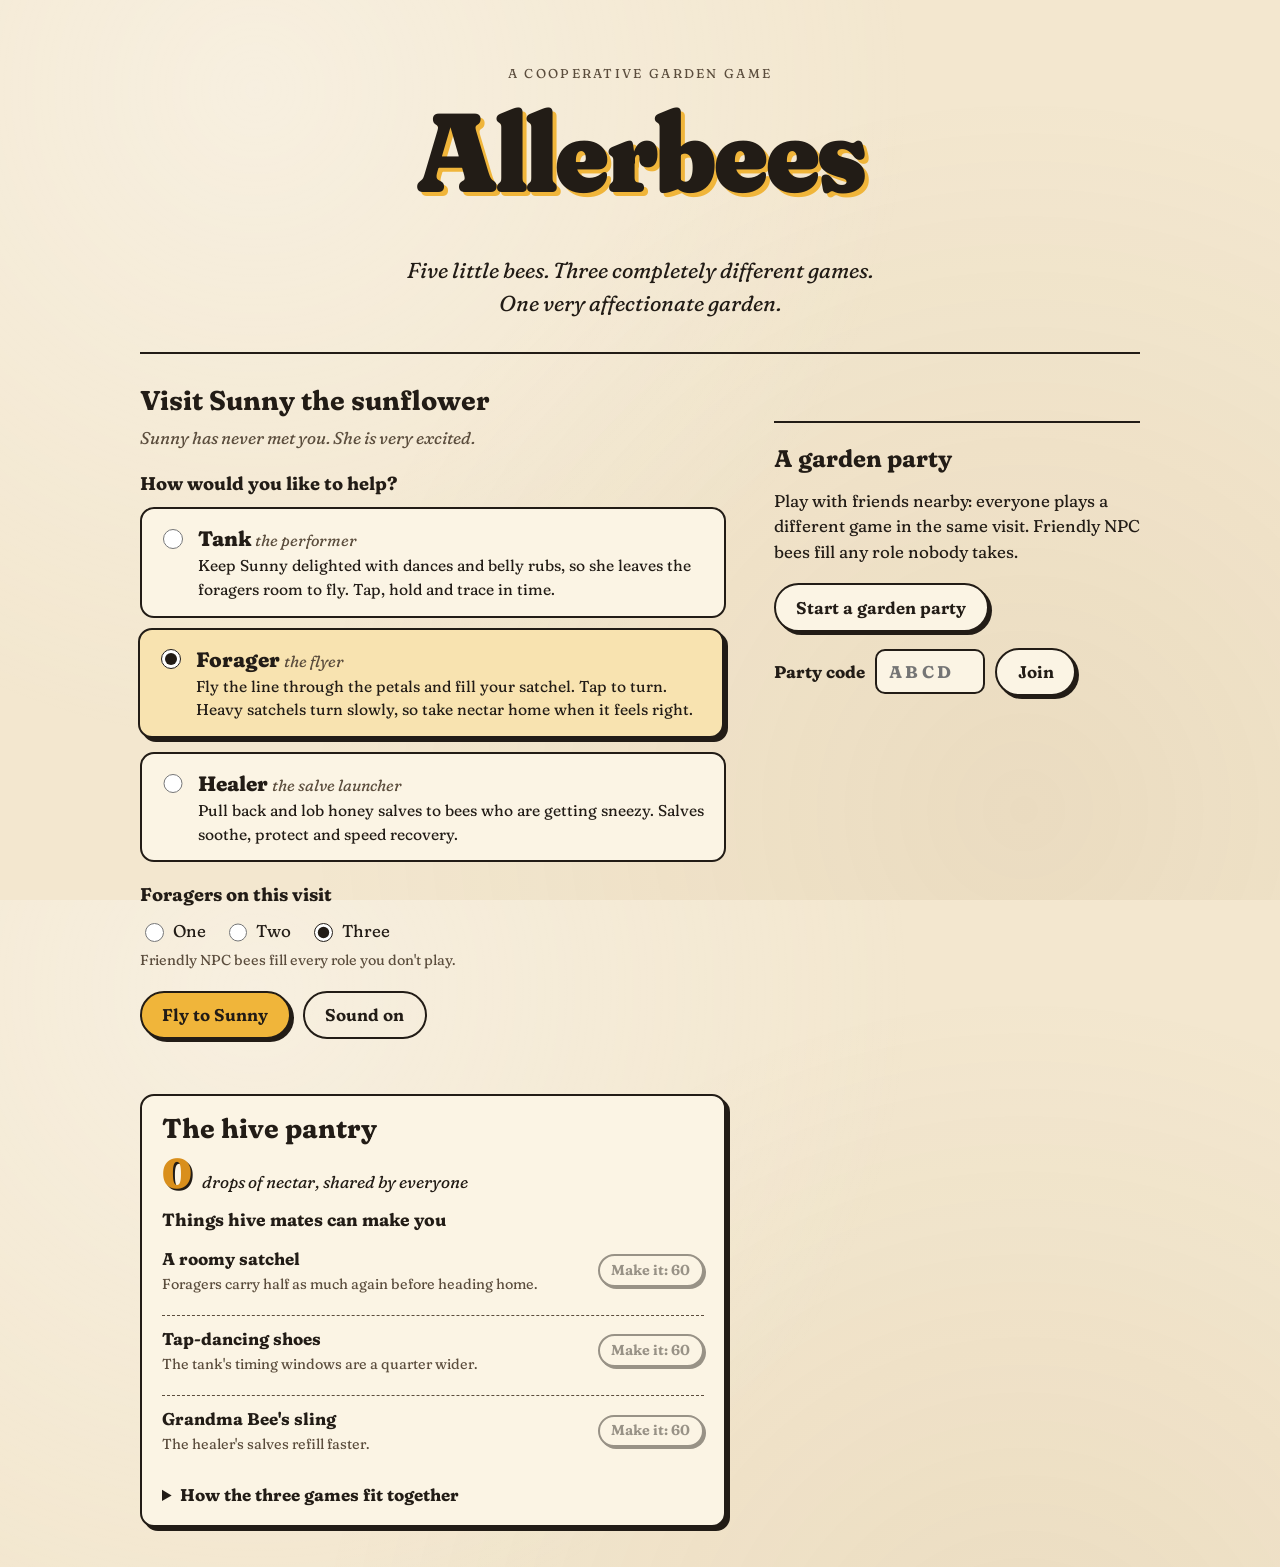
<file: web/index.html>
<!doctype html>
<html lang="en">
<head>
  <meta charset="utf-8">
  <meta name="viewport" content="width=device-width, initial-scale=1, viewport-fit=cover">
  <meta name="theme-color" content="#f3e7cf">
  <meta name="description" content="Five little bees. Three completely different games. One very affectionate garden.">
  <title>Allerbees</title>
  <link rel="preconnect" href="https://fonts.googleapis.com">
  <link rel="preconnect" href="https://fonts.gstatic.com" crossorigin>
  <link rel="stylesheet" href="https://fonts.googleapis.com/css2?family=Fraunces:opsz,wght,SOFT,WONK@9..144,400..900,100,1&display=swap">
  <link rel="stylesheet" href="css/style.css">
  <link rel="icon" href="data:image/svg+xml,%3Csvg xmlns='http://www.w3.org/2000/svg' viewBox='0 0 64 64'%3E%3Cellipse cx='32' cy='34' rx='22' ry='18' fill='%23f2b62c' stroke='%23221c16' stroke-width='4'/%3E%3Cpath d='M24 18v32M38 17v34' stroke='%23221c16' stroke-width='6'/%3E%3C/svg%3E">
  <script type="module" src="js/main.js"></script>
</head>
<body>
  <a class="skip-link" href="#main">Skip to the game</a>

  <main id="main">
    <!-- The hive: choose a role, spend the communal pot, start a visit -->
    <section id="screen-hive" class="screen hive" aria-labelledby="hive-title" hidden>
      <header class="hive-masthead">
        <p class="kicker">A cooperative garden game</p>
        <h1 id="hive-title" tabindex="-1">Allerbees</h1>
        <p class="tagline">Five little bees. Three completely different games. One very affectionate garden.</p>
      </header>

      <div class="hive-columns">
        <form id="visit-form" class="visit-form" aria-labelledby="visit-heading">
          <h2 id="visit-heading">Visit Sunny the sunflower</h2>
          <p class="flower-note" id="flower-note">Sunny has never met you. She is very excited.</p>

          <fieldset class="roles">
            <legend>How would you like to help?</legend>
            <label class="role-card role-tank">
              <input type="radio" name="role" value="0">
              <span class="role-name">Tank <span class="role-sub">the performer</span></span>
              <span class="role-blurb">Keep Sunny delighted with dances and belly rubs, so she leaves the foragers room to fly. Tap, hold and trace in time.</span>
            </label>
            <label class="role-card role-forager">
              <input type="radio" name="role" value="2" checked>
              <span class="role-name">Forager <span class="role-sub">the flyer</span></span>
              <span class="role-blurb">Fly the line through the petals and fill your satchel. Tap to turn. Heavy satchels turn slowly, so take nectar home when it feels right.</span>
            </label>
            <label class="role-card role-healer">
              <input type="radio" name="role" value="1">
              <span class="role-name">Healer <span class="role-sub">the salve launcher</span></span>
              <span class="role-blurb">Pull back and lob honey salves to bees who are getting sneezy. Salves soothe, protect and speed recovery.</span>
            </label>
          </fieldset>

          <fieldset class="party">
            <legend>Foragers on this visit</legend>
            <label><input type="radio" name="foragers" value="1"> One</label>
            <label><input type="radio" name="foragers" value="2"> Two</label>
            <label><input type="radio" name="foragers" value="3" checked> Three</label>
          </fieldset>
          <p class="fine">Friendly NPC bees fill every role you don't play.</p>

          <div class="actions">
            <button type="submit" class="button primary" id="start-visit">Fly to Sunny</button>
            <button type="button" class="button quiet" id="sound-toggle" aria-pressed="true">Sound on</button>
          </div>
          <p class="fine" id="loading-note" role="status"></p>
        </form>

        <section class="party-panel" aria-labelledby="party-heading">
          <h2 id="party-heading">A garden party</h2>
          <p>Play with friends nearby: everyone plays a different game in the same visit. Friendly NPC bees fill any role nobody takes.</p>
          <div class="actions">
            <button type="button" class="button" id="party-create">Start a garden party</button>
          </div>
          <form class="join-form" id="party-join">
            <label for="party-code">Party code</label>
            <input id="party-code" name="code" inputmode="text" autocomplete="off" autocapitalize="characters" maxlength="4" pattern="[A-Za-z]{4}" placeholder="ABCD" required>
            <button type="submit" class="button">Join</button>
          </form>
          <p class="fine" id="party-note" role="status"></p>
        </section>

        <aside class="pantry" aria-labelledby="pantry-heading">
          <h2 id="pantry-heading">The hive pantry</h2>
          <p class="pot"><span class="pot-number" id="pantry-total">0</span> <span class="pot-unit">drops of nectar, shared by everyone</span></p>
          <h3>Things hive mates can make you</h3>
          <ul class="gear-list" id="gear-list"></ul>
          <details class="how">
            <summary>How the three games fit together</summary>
            <p>Everyone plays the same visit, but in a different game. When the tank keeps Sunny delighted, the foragers' paths grow wide. When foragers bring nectar home, the healer gets honey for more salves. When the healer's salves land, the tank's timing gets easier and the foragers can keep flying.</p>
            <p>Nobody gets hurt, ever. A bee who gets too sneezy rests on a leaf for a moment, and the nectar you carry home always counts.</p>
          </details>
        </aside>
      </div>
    </section>

    <!-- A garden party's lobby: pick a role, wait for friends, the host starts the visit -->
    <section id="screen-lobby" class="screen lobby" aria-labelledby="lobby-title" hidden>
      <h1 id="lobby-title" tabindex="-1">Garden party <span class="code" id="lobby-code"></span></h1>
      <p class="share">Friends on your network open <strong id="lobby-link"></strong> and join with the code <strong id="lobby-code-2"></strong>.</p>
      <ol class="seats" id="seats" aria-label="Who is playing what"></ol>
      <fieldset class="lobby-roles" id="lobby-roles">
        <legend>Your role</legend>
        <label><input type="radio" name="lobby-role" value="tank"> Tank</label>
        <label><input type="radio" name="lobby-role" value="healer"> Healer</label>
        <label><input type="radio" name="lobby-role" value="forager"> Forager</label>
      </fieldset>
      <fieldset class="party" id="lobby-foragers">
        <legend>Foragers on this visit</legend>
        <label><input type="radio" name="lobby-foragers" value="1"> One</label>
        <label><input type="radio" name="lobby-foragers" value="2"> Two</label>
        <label><input type="radio" name="lobby-foragers" value="3"> Three</label>
      </fieldset>
      <p class="lobby-status" id="lobby-status" role="status"></p>
      <div class="actions">
        <button type="button" class="button primary" id="lobby-start">Fly to Sunny together</button>
        <button type="button" class="button quiet" id="lobby-leave">Leave the party</button>
      </div>
    </section>

    <!-- A visit: one role's game in the canvas, the shared team state around it -->
    <section id="screen-visit" class="screen visit" aria-labelledby="visit-title" hidden>
      <h1 id="visit-title" class="visually-hidden" tabindex="-1">Visiting Sunny</h1>
      <div class="hud-top">
        <div class="sun" aria-hidden="true"><span class="sun-dot" id="sun-dot"></span></div>
        <p class="time-left" id="time-left">2:30 left</p>
        <p class="phase-chip" id="phase-chip">Sunny is calm</p>
        <p class="hud-pot"><span class="visually-hidden">Nectar home:</span><span id="hud-bank">0</span></p>
        <button type="button" class="button tiny cheer" id="cheer-button" aria-label="Send a cheer to your team">♥ Cheer</button>
        <button type="button" class="button tiny" id="pause-button" aria-haspopup="dialog">Pause</button>
      </div>
      <ol class="team" id="team" aria-label="Your team"></ol>
      <div class="stage" id="stage">
        <canvas id="canvas" aria-describedby="role-help"></canvas>
        <p class="role-help visually-hidden" id="role-help"></p>
      </div>
      <div class="hud-role" id="hud-role"></div>
      <div class="toasts" id="toasts" role="status" aria-live="polite"></div>
    </section>

    <!-- After the visit -->
    <section id="screen-celebrate" class="screen celebrate" aria-labelledby="celebrate-title" hidden>
      <h1 id="celebrate-title" tabindex="-1">Look what we did together!</h1>
      <canvas id="celebrate-canvas" class="celebrate-canvas" aria-hidden="true"></canvas>
      <p class="pot big"><span class="pot-number" id="celebrate-bank">0</span> <span class="pot-unit">drops of nectar carried home</span></p>
      <p class="flower-says" id="flower-says"></p>
      <ul class="thanks" id="thanks"></ul>
      <p class="private-note" id="private-note"></p>
      <div class="actions">
        <button type="button" class="button primary" id="high-five">High five!</button>
        <button type="button" class="button" id="visit-again">Visit Sunny again</button>
        <button type="button" class="button quiet" id="back-to-hive">Back to the hive</button>
      </div>
      <p class="visually-hidden" role="status" id="celebrate-status"></p>
    </section>
  </main>

  <dialog id="pause-dialog" aria-labelledby="pause-title">
    <h2 id="pause-title">Taking a breather</h2>
    <p id="pause-text">The garden waits for you. Everyone's nectar is safe.</p>
    <div class="actions">
      <button type="button" class="button primary" id="resume" autofocus>Keep playing</button>
      <button type="button" class="button" id="head-home">Head home together</button>
      <button type="button" class="button quiet" id="leave-visit" hidden>Leave the visit</button>
    </div>
  </dialog>

  <noscript><p class="noscript">Allerbees needs JavaScript and WebAssembly to run.</p></noscript>
</body>
</html>
</file>
<file: web/css/style.css>
/* Allerbees: mid-century cartoon on paper. Ink, cream stock, a few warm inks, generous whitespace. */
:root {
  --paper: #f3e7cf;
  --paper-deep: #e9d8b6;
  --card: #fbf4e4;
  --ink: #221c16;
  --ink-soft: #5b4d3d;
  --honey: #f0b53a;
  --honey-deep: #d98f1c;
  --tomato: #d9573b;
  --teal: #3f8f8a;
  --leaf: #6c9a3d;
  --plum: #8a4f7d;
  --focus: #2d6fd1;
  --rule: 2px solid var(--ink);
  --radius: 14px;
  --shadow: 4px 4px 0 var(--ink);
  --font-display: "Fraunces", "Cooper Black", "Georgia", serif;
  --font-body: "Fraunces", "Iowan Old Style", "Georgia", serif;
  --gutter: clamp(16px, 4vw, 40px);
  color-scheme: light;
}

*, *::before, *::after { box-sizing: border-box; }

html, body { height: 100%; }

body {
  margin: 0;
  background-color: var(--paper);
  background-image:
    radial-gradient(circle at 20% 10%, rgb(255 255 255 / 0.35), transparent 50%),
    radial-gradient(circle at 80% 90%, rgb(160 120 60 / 0.10), transparent 55%);
  color: var(--ink);
  font-family: var(--font-body);
  font-variation-settings: "SOFT" 100, "WONK" 0;
  font-size: 1.0625rem;
  line-height: 1.5;
  -webkit-text-size-adjust: 100%;
  overflow-x: hidden;
}

h1, h2, h3 {
  font-family: var(--font-display);
  font-variation-settings: "SOFT" 100, "WONK" 1;
  line-height: 1.05;
  margin: 0 0 0.4em;
}

button, input { font: inherit; color: inherit; }

:focus-visible { outline: 3px solid var(--focus); outline-offset: 3px; border-radius: 6px; }
/* headings and the canvas take focus on a view change so screen readers land in the right place; no ring for that */
[tabindex="-1"]:focus, canvas:focus { outline: none; }

.visually-hidden {
  position: absolute !important; width: 1px; height: 1px; padding: 0; margin: -1px;
  overflow: hidden; clip: rect(0 0 0 0); white-space: nowrap; border: 0;
}

.skip-link { position: absolute; left: 8px; top: -60px; background: var(--card); padding: 8px 12px; border: var(--rule); border-radius: 8px; z-index: 10; }
.skip-link:focus { top: 8px; }

.screen[hidden] { display: none !important; }

/* ---------- buttons ---------- */
.button {
  appearance: none;
  border: var(--rule);
  border-radius: 999px;
  background: var(--card);
  box-shadow: 3px 3px 0 var(--ink);
  padding: 0.55em 1.2em;
  font-weight: 650;
  cursor: pointer;
  transition: transform 80ms ease, box-shadow 80ms ease;
  touch-action: manipulation;
}
.button:hover { transform: translate(-1px, -1px); box-shadow: 4px 4px 0 var(--ink); }
.button:active { transform: translate(2px, 2px); box-shadow: 1px 1px 0 var(--ink); }
.button:disabled { opacity: 0.45; cursor: not-allowed; transform: none; box-shadow: 3px 3px 0 var(--ink); }
.button.primary { background: var(--honey); }
.button.quiet { background: transparent; box-shadow: none; }
.button.quiet:hover { box-shadow: none; text-decoration: underline; }
.button.tiny { padding: 0.25em 0.8em; font-size: 0.9rem; box-shadow: 2px 2px 0 var(--ink); }

.actions { display: flex; flex-wrap: wrap; gap: 12px; align-items: center; margin-top: 1.2rem; }
.fine { font-size: 0.9rem; color: var(--ink-soft); margin: 0.4rem 0 0; }

/* ---------- the hive ---------- */
.hive { max-width: 1080px; margin: 0 auto; padding: var(--gutter); padding-top: max(var(--gutter), env(safe-area-inset-top)); }

.hive-masthead { text-align: center; padding: 1.5rem 0 2rem; border-bottom: var(--rule); margin-bottom: 2rem; }
.kicker { text-transform: uppercase; letter-spacing: 0.18em; font-size: 0.8rem; margin: 0 0 0.6rem; color: var(--ink-soft); }
.hive-masthead h1 { font-size: clamp(3.2rem, 12vw, 7rem); font-weight: 900; letter-spacing: -0.02em; color: var(--ink); text-shadow: 4px 4px 0 var(--honey); }
.tagline { font-size: clamp(1.05rem, 2.6vw, 1.35rem); font-style: italic; max-width: 34ch; margin: 0.6rem auto 0; }

.hive-columns { display: grid; gap: clamp(24px, 4vw, 48px); grid-template-columns: minmax(0, 1.6fr) minmax(0, 1fr); align-items: start; }
@media (max-width: 760px) { .hive-columns { grid-template-columns: 1fr; } }

.visit-form h2, .pantry h2 { font-size: 1.7rem; }
.flower-note { margin-top: 0; font-style: italic; color: var(--ink-soft); }

fieldset { border: 0; padding: 0; margin: 1.2rem 0 0; min-width: 0; }
legend { font-family: var(--font-display); font-weight: 700; font-size: 1.15rem; margin-bottom: 0.6rem; padding: 0; }

.roles { display: grid; gap: 12px; }
.role-card {
  position: relative;
  display: grid;
  grid-template-columns: auto 1fr;
  column-gap: 12px;
  align-items: start;
  border: var(--rule);
  border-radius: var(--radius);
  padding: 14px 16px;
  background: var(--card);
  cursor: pointer;
  transition: transform 100ms ease, box-shadow 100ms ease;
}
.role-card input { grid-row: span 2; margin-top: 0.35em; width: 1.15em; height: 1.15em; accent-color: var(--ink); }
.role-card:has(input:checked) { box-shadow: var(--shadow); transform: translate(-2px, -2px); }
.role-card.role-tank:has(input:checked) { background: #f7dcd3; }
.role-card.role-forager:has(input:checked) { background: #f8e3b0; }
.role-card.role-healer:has(input:checked) { background: #d7ebe7; }
.role-card:has(input:focus-visible) { outline: 3px solid var(--focus); outline-offset: 3px; }
.role-name { font-family: var(--font-display); font-weight: 800; font-size: 1.3rem; }
.role-sub { font-weight: 400; font-style: italic; font-size: 1rem; color: var(--ink-soft); }
.role-blurb { grid-column: 2; font-size: 0.98rem; }

.party { display: flex; flex-wrap: wrap; gap: 8px 18px; align-items: center; }
.party legend { flex-basis: 100%; }
.party label { display: inline-flex; gap: 6px; align-items: center; cursor: pointer; }
.party input { accent-color: var(--ink); width: 1.1em; height: 1.1em; }

.pantry { border: var(--rule); border-radius: var(--radius); padding: 18px 20px; background: var(--card); box-shadow: var(--shadow); }
.pot { margin: 0 0 1rem; display: flex; align-items: baseline; gap: 10px; flex-wrap: wrap; }
.pot-number { font-family: var(--font-display); font-weight: 900; font-size: 2.6rem; line-height: 1; color: var(--honey-deep); text-shadow: 2px 2px 0 var(--ink); }
.pot.big .pot-number { font-size: clamp(3.5rem, 14vw, 6rem); }
.pot-unit { font-style: italic; }
.pantry h3 { font-size: 1.1rem; margin-top: 0.6rem; }
.gear-list { list-style: none; padding: 0; margin: 0 0 1rem; display: grid; gap: 10px; }
.gear { display: grid; grid-template-columns: 1fr auto; gap: 2px 12px; align-items: center; padding: 10px 0; border-top: 1px dashed var(--ink-soft); }
.gear:first-child { border-top: 0; }
.gear-name { font-weight: 700; }
.gear-what { grid-column: 1; font-size: 0.9rem; color: var(--ink-soft); }
.gear .button { grid-row: 1 / span 2; grid-column: 2; }
.how summary { cursor: pointer; font-weight: 700; }
.how p { font-size: 0.95rem; }

/* ---------- garden parties ---------- */
.party-panel { margin-top: 2.2rem; padding-top: 1.4rem; border-top: var(--rule); }
.party-panel h2 { font-size: 1.5rem; }
.join-form { display: flex; flex-wrap: wrap; gap: 10px; align-items: center; margin-top: 1rem; }
.join-form label { font-weight: 700; }
.join-form input { width: 6.5em; padding: 0.45em 0.7em; border: var(--rule); border-radius: 10px; background: var(--card); text-transform: uppercase; letter-spacing: 0.2em; font-weight: 700; }

.lobby { max-width: 640px; margin: 0 auto; padding: var(--gutter); }
.lobby h1 { font-size: clamp(2rem, 7vw, 3.2rem); margin-top: 1rem; }
.code { display: inline-block; padding: 0 0.3em; border: var(--rule); border-radius: 10px; background: var(--honey); letter-spacing: 0.12em; box-shadow: 3px 3px 0 var(--ink); }
.share { font-size: 1rem; }
.seats { list-style: none; padding: 0; margin: 1.2rem 0; display: grid; gap: 8px; }
.seat { display: flex; justify-content: space-between; gap: 12px; padding: 10px 14px; border: 2px solid var(--ink); border-radius: 12px; background: var(--card); }
.seat.friend { background: #f8e3b0; }
.seat.mine { box-shadow: 3px 3px 0 var(--ink); }
.seat-who { font-style: italic; color: var(--ink-soft); }
.lobby-roles { display: flex; gap: 8px 18px; flex-wrap: wrap; }
.lobby-roles legend { flex-basis: 100%; }
.lobby-roles label { display: inline-flex; gap: 6px; align-items: center; cursor: pointer; }
.lobby-roles input { accent-color: var(--ink); width: 1.1em; height: 1.1em; }
.lobby-roles label:has(input:disabled) { opacity: 0.45; cursor: not-allowed; }
.lobby-status { font-style: italic; min-height: 1.5em; }

.cheer { background: #f7dcd3; }

/* ---------- a visit ---------- */
.visit {
  position: fixed;
  inset: 0;
  display: grid;
  grid-template-rows: auto auto 1fr auto;
  padding: env(safe-area-inset-top) env(safe-area-inset-right) env(safe-area-inset-bottom) env(safe-area-inset-left);
  background: var(--paper);
  user-select: none;
  -webkit-user-select: none;
  -webkit-touch-callout: none;
}

.hud-top {
  display: flex;
  align-items: center;
  gap: 10px 14px;
  padding: 8px 16px;
  border-bottom: var(--rule);
  background: var(--card);
  flex-wrap: wrap;
}
.hud-top p { margin: 0; }
.sun { position: relative; width: 74px; height: 22px; border-bottom: 2px solid var(--ink); border-radius: 0 0 4px 4px; flex: none; }
.sun-dot { position: absolute; bottom: 0; left: 0; width: 16px; height: 16px; border-radius: 50%; background: var(--honey); border: 2px solid var(--ink); transform: translate(-50%, 50%); }
.time-left { font-variant-numeric: tabular-nums; font-weight: 700; min-width: 5.5em; }
.phase-chip { padding: 2px 10px; border: 2px solid var(--ink); border-radius: 999px; font-size: 0.9rem; background: var(--paper); }
.phase-chip.warn { background: #fbd38a; }
.phase-chip.bubbly { background: #f6b49f; }
.phase-chip.sleepy { background: #cfe0ef; }
.hud-pot { margin-left: auto !important; font-family: var(--font-display); font-weight: 900; font-size: 1.35rem; color: var(--honey-deep); text-shadow: 1px 1px 0 var(--ink); display: flex; gap: 6px; align-items: center; }
.hud-pot::before { content: ""; width: 18px; height: 20px; border: 2px solid var(--ink); border-radius: 5px 5px 8px 8px; background: var(--honey); }

.team { list-style: none; margin: 0; padding: 6px 8px; display: flex; gap: 4px; border-bottom: var(--rule); background: var(--paper-deep); scrollbar-width: none; }
.team::-webkit-scrollbar { display: none; }
.mate { flex: 1 1 0; min-width: 0; display: grid; grid-template-columns: auto minmax(0, 1fr); gap: 0 6px; align-items: center; padding: 4px 6px 5px; border-radius: 10px; border: 2px solid transparent; font-size: clamp(0.7rem, 2.6vw, 0.85rem); line-height: 1.2; }
.mate.you { border-color: var(--ink); background: var(--card); }
.mate-face { grid-row: span 2; width: clamp(14px, 4vw, 22px); height: clamp(14px, 4vw, 22px); border-radius: 50%; border: 2px solid var(--ink); background: var(--honey); position: relative; }
.mate-face.tank { background: var(--tomato); }
.mate-face.healer { background: var(--teal); }
.mate-name { font-weight: 700; white-space: nowrap; overflow: hidden; text-overflow: ellipsis; }
.mate-meter { height: 6px; border-radius: 3px; background: rgb(34 28 22 / 0.15); overflow: hidden; }
.mate-meter span { display: block; height: 100%; width: 0; background: var(--leaf); transition: width 200ms linear, background-color 300ms; }
.mate-meter span.mid { background: var(--honey-deep); }
.mate-meter span.high { background: var(--tomato); }
.mate.resting { opacity: 0.65; }
.mate.away { opacity: 0.55; }
.mate-state { grid-column: 1 / -1; font-size: 0.72rem; color: var(--ink-soft); white-space: nowrap; overflow: hidden; text-overflow: ellipsis; }
.mate-meter { grid-column: 2; }

.stage { position: relative; min-height: 0; overflow: hidden; touch-action: none; }
.stage canvas { position: absolute; inset: 0; width: 100%; height: 100%; display: block; cursor: pointer; }

.hud-role { display: flex; flex-wrap: wrap; align-items: center; gap: 10px 16px; padding: 10px 16px; border-top: var(--rule); background: var(--card); min-height: 58px; }
.hud-role:empty { display: none; }
.meter-label { font-size: 0.85rem; font-weight: 700; display: flex; align-items: center; gap: 8px; }
.meter { width: min(160px, 32vw); height: 12px; border: 2px solid var(--ink); border-radius: 8px; overflow: hidden; background: var(--paper); }
.meter span { display: block; height: 100%; width: 0; background: var(--honey); transition: width 120ms linear; }
.jars { display: flex; gap: 4px; }
.jar { width: 16px; height: 20px; border: 2px solid var(--ink); border-radius: 4px 4px 7px 7px; background: var(--paper); position: relative; overflow: hidden; }
.jar span { position: absolute; left: 0; right: 0; bottom: 0; height: 0; background: var(--honey); }
.hud-role .spacer { flex: 1; }
@media (max-width: 520px) { #tank-paths { display: none; } }

.toasts { position: fixed; left: 50%; top: 120px; transform: translateX(-50%); display: grid; gap: 6px; justify-items: center; pointer-events: none; width: min(92vw, 520px); z-index: 5; }
.toast { background: var(--card); border: 2px solid var(--ink); border-radius: 999px; padding: 4px 14px; box-shadow: 2px 2px 0 var(--ink); font-size: 0.95rem; animation: toast-in 240ms ease-out, toast-out 400ms ease-in forwards; animation-delay: 0s, 2.6s; text-align: center; }
.toast.care { background: #d7ebe7; }
.toast.joy { background: #f8e3b0; }
.toast.heads-up { background: #f7dcd3; }
@keyframes toast-in { from { opacity: 0; transform: translateY(-8px) scale(0.96); } }
@keyframes toast-out { to { opacity: 0; transform: translateY(-6px); } }

dialog { border: var(--rule); border-radius: var(--radius); background: var(--card); box-shadow: var(--shadow); padding: 24px; max-width: min(92vw, 420px); color: var(--ink); }
dialog::backdrop { background: rgb(34 28 22 / 0.35); }

/* ---------- celebration ---------- */
.celebrate { max-width: 760px; margin: 0 auto; padding: var(--gutter); text-align: center; }
.celebrate h1 { font-size: clamp(2.2rem, 8vw, 4rem); font-weight: 900; margin-top: 1rem; text-shadow: 3px 3px 0 var(--honey); }
.celebrate-canvas { width: 100%; height: clamp(200px, 38vh, 340px); display: block; }
.celebrate .pot { justify-content: center; }
.flower-says { font-size: 1.25rem; font-style: italic; }
.thanks { list-style: none; padding: 0; margin: 1.2rem auto; display: grid; gap: 8px; max-width: 520px; text-align: left; }
.thanks li { padding: 8px 14px; border: 2px solid var(--ink); border-radius: 12px; background: var(--card); }
.thanks strong { font-family: var(--font-display); }
.private-note { padding: 10px 16px; border: 2px dashed var(--ink-soft); border-radius: 12px; display: inline-block; }
.private-note:empty { display: none; }
.celebrate .actions { justify-content: center; }

.noscript { padding: 2rem; text-align: center; }

@media (prefers-reduced-motion: reduce) {
  *, *::before, *::after { animation-duration: 1ms !important; transition-duration: 1ms !important; }
}
</file>
